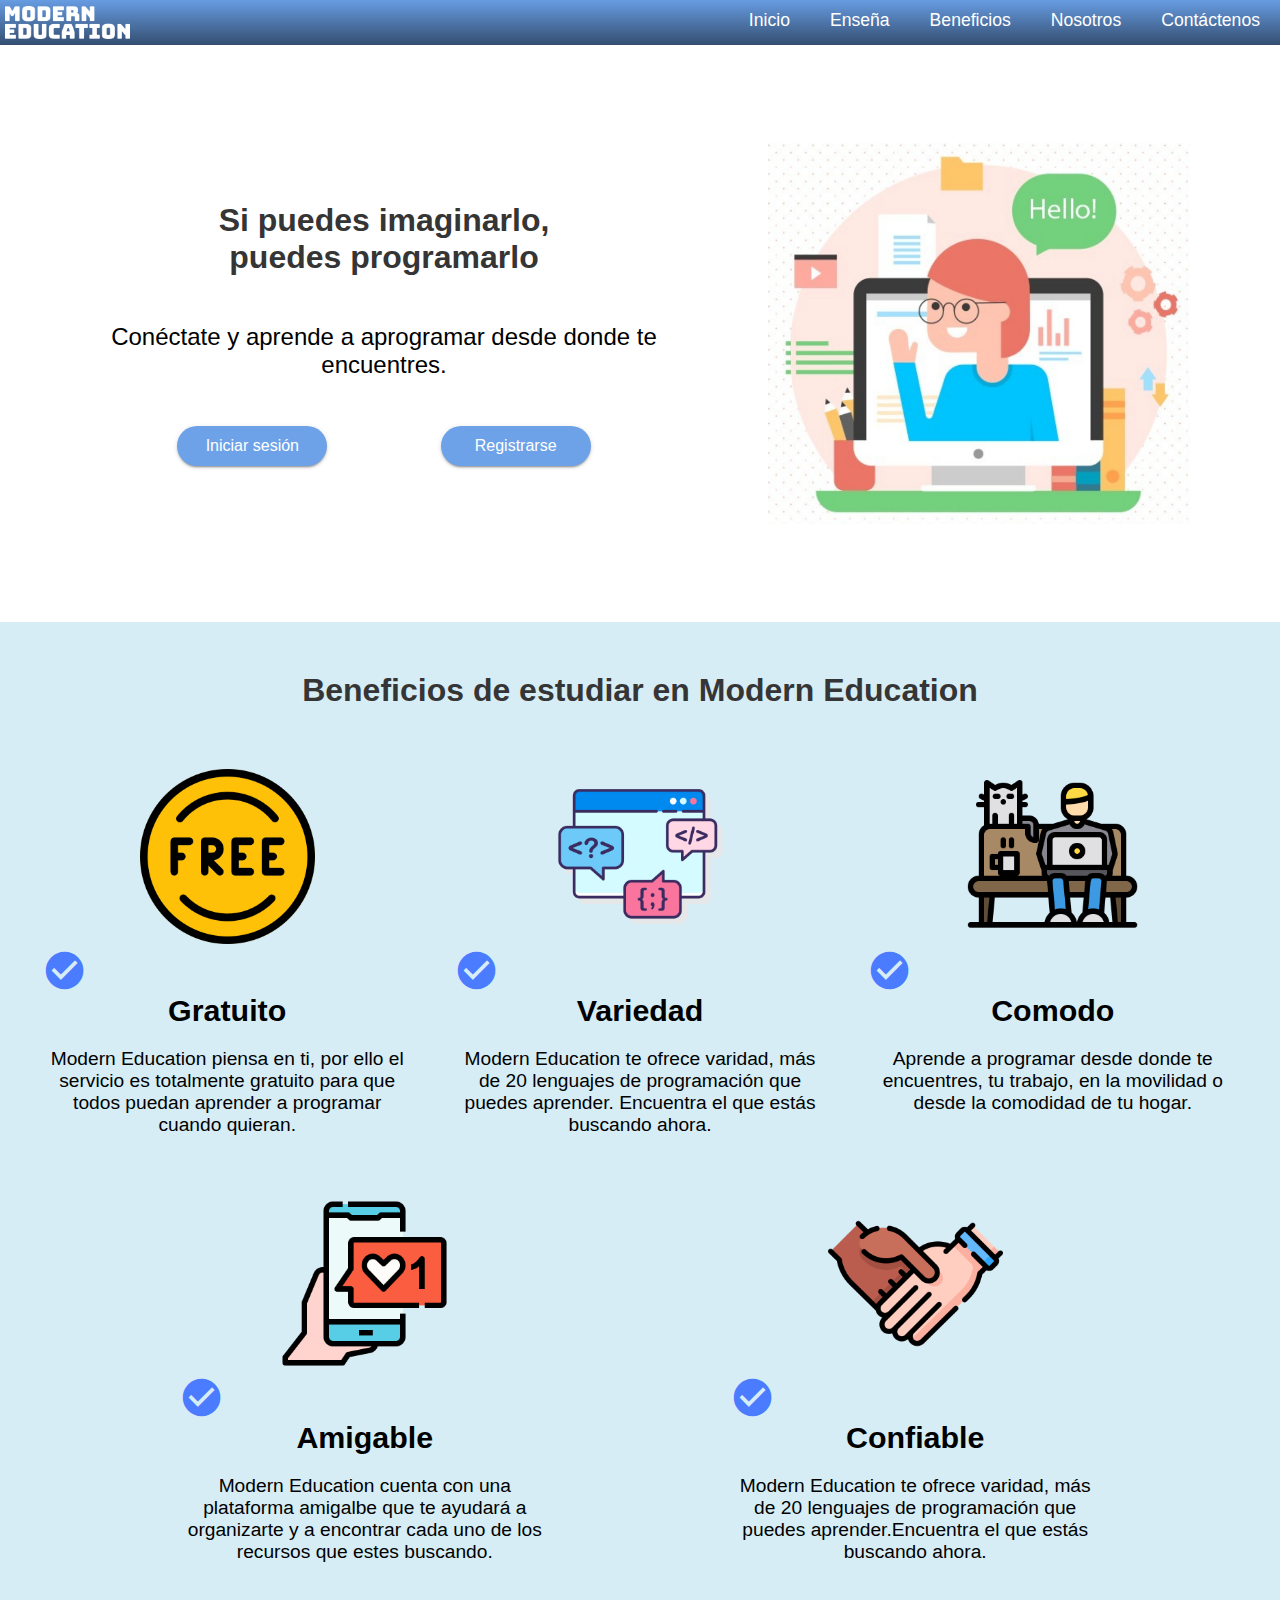
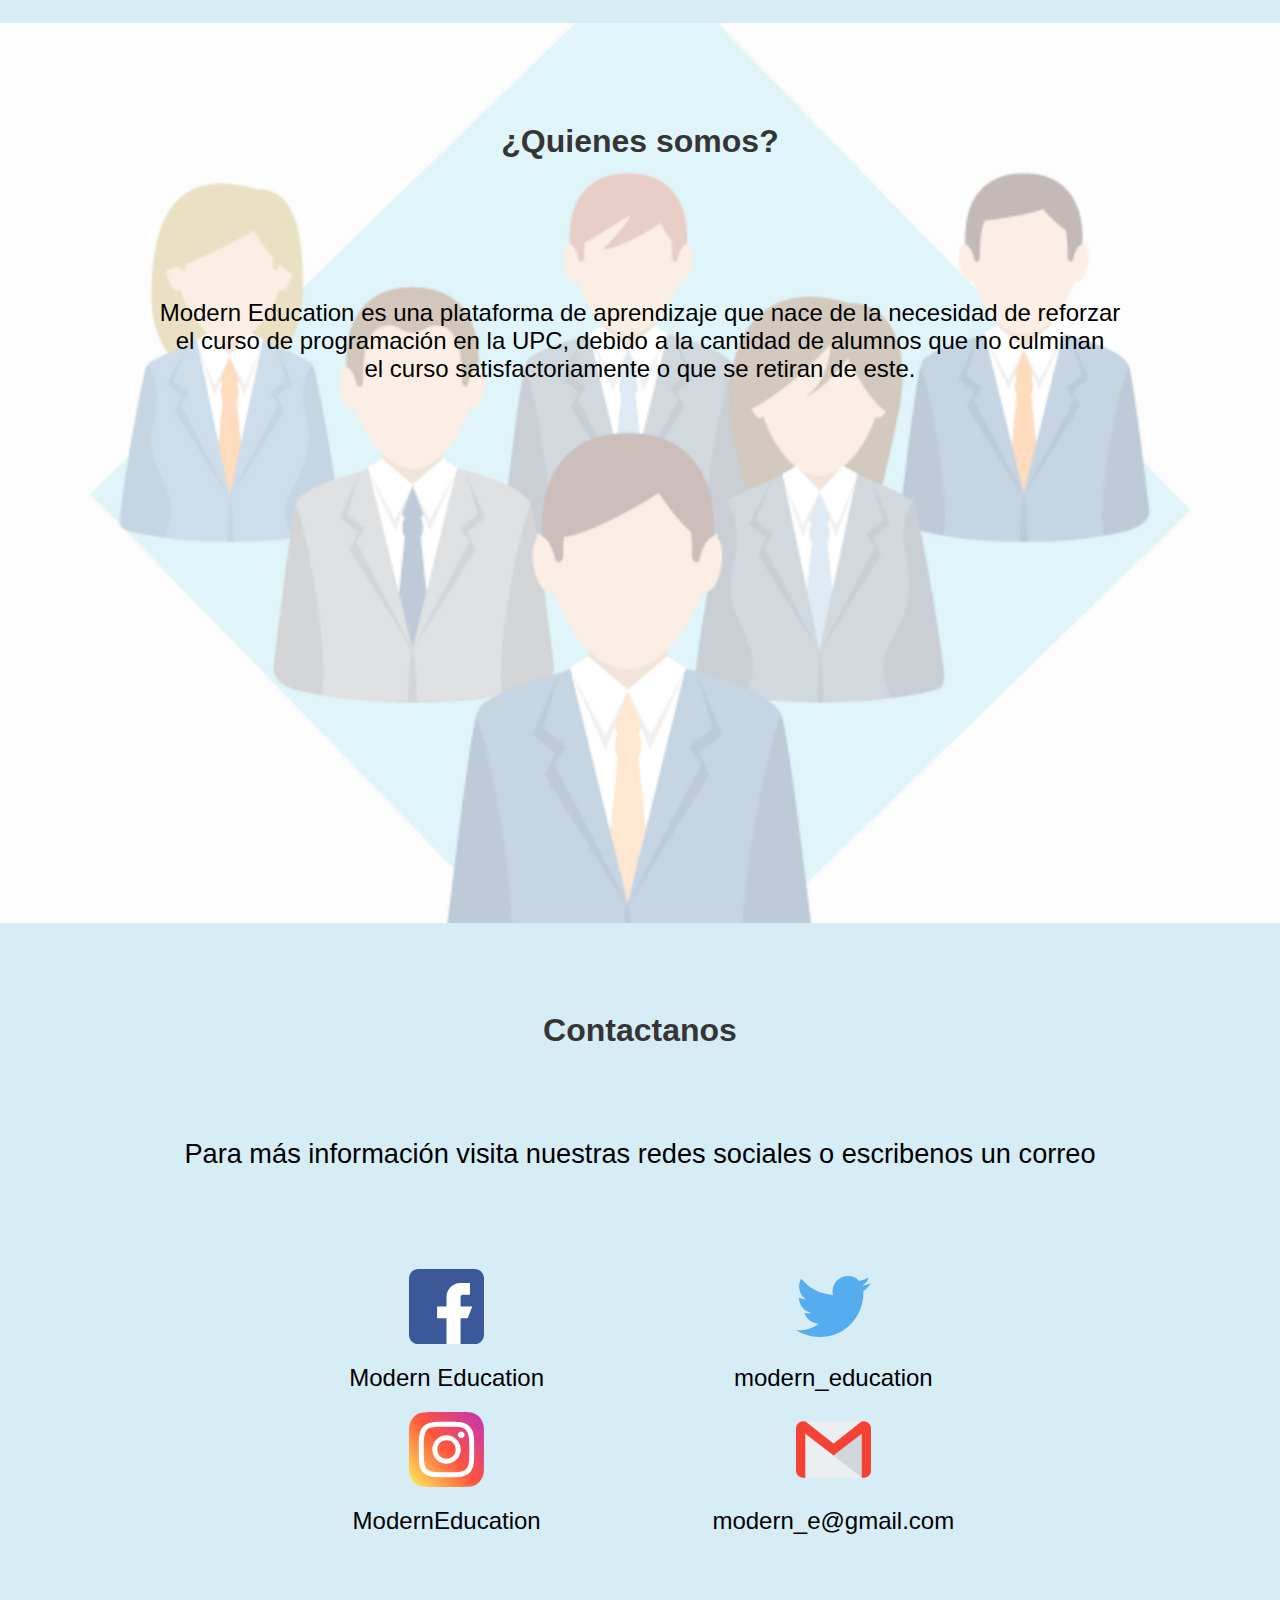
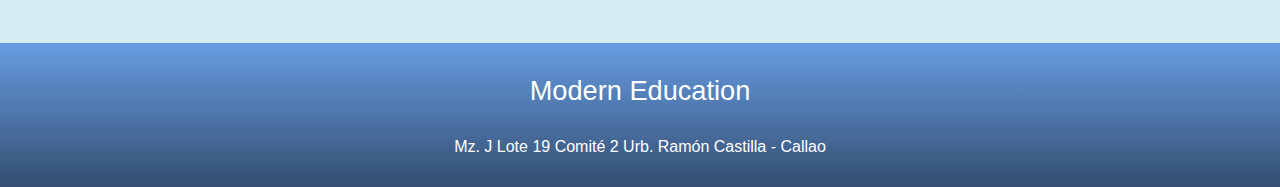
<file: index.html>
<!DOCTYPE html>
<html lang="es">
<head>
    <meta charset="UTF-8">
    <meta name="viewport" content="width=device-width, initial-scale=1.0">
    <link href="https://fonts.googleapis.com/icon?family=Material+Icons"
    rel="stylesheet">
    <link href="css/styles.css" rel="stylesheet">
    <link rel="icon" type="image/png" href="img/icono.png" />
    <title>Modern Education | Inicio</title>
</head>
<body id = "first-cont">
    <nav class="topNav" id="myTopNav">
        <a href="#first-cont" id="a-logo">
            <div class="logo" id="my-logo">
                <img src="img/logo2.png" alt="" id="img-logo">
            </div>
        </a>
        <a href="javascript:void(0)" class="my-icon" onclick="openMenu()"><i class="material-icons .md-light" id="icono-menu">menu</i></a>
        <ul>
            <li><a class="a-nav" href="#first-cont" onclick="openMenu()">Inicio</a></li>
            <li><a class="a-nav" href="teach.html">Enseña</a></li>
            <li><a class="a-nav" href="#second-cont" onclick="openMenu()">Beneficios</a></li>
            <li><a class="a-nav" href="#third-cont" onclick="openMenu()">Nosotros</a></li>
            <li><a class="a-nav" href="#fourth-cont" onclick="openMenu()">Contáctenos</a></li>
        </ul>
    </nav>
    <header>
        <div class="cont-inicio"> 
            <div class = "cont-left">
                <h1>Si puedes imaginarlo,<br>puedes programarlo</h1>
                <p class="frase1">Conéctate y aprende a aprogramar desde donde te encuentres.</p>
                <div id="cont-buttons">
                    <button class="button1">Iniciar sesión</button>
                    <button class="button1">Registrarse</button>
                </div> 
            </div>
            <div class = "cont-right">
                <img src="img/image-inicio.png" alt="" id="img-inicio">
            </div>
        </div>
    </header>
    <main>
        <div class="cont-beneficios" id="second-cont">
            <div class="titulo-beneficios"><h1>Beneficios de estudiar en Modern Education</h1></div>
            <div class="cont-card-benef">
                <div class="card-beneficio">
                    <div ><img src="img/gratis.png" alt="" class = "card-img"></div>
                    <span class="material-icons">check_circle_outline</span>
                    <h3>Gratuito</h3>
                    <p class="benef-frase">Modern Education piensa en 
                        ti, por ello el servicio es 
                        totalmente gratuito para que 
                        todos puedan aprender a 
                        programar cuando quieran.</p>
                </div>
                <div class="card-beneficio">
                    <div ><img src="img//lenguaje-de-programacion.png" alt="" class = "card-img"></div>
                    <span class="material-icons">check_circle_outline</span>
                    <h3>Variedad</h3>
                    <p class="benef-frase">Modern Education te ofrece varidad, más de 20 lenguajes de programación que puedes aprender. Encuentra el que estás buscando ahora.</p>
                </div>
                <div class="card-beneficio">
                    <div ><img src="img/trabajar-desde-casa.png" alt="" class = "card-img"></div>
                    <span class="material-icons">check_circle_outline</span>
                    <h3>Comodo</h3>
                    <p class="benef-frase">Aprende a programar desde donde te encuentres, tu trabajo, en la movilidad o desde la comodidad de tu hogar.</p>
                </div>
                <div class="card-beneficio">
                    <div ><img src="img/seguidor.png" alt="" class = "card-img"></div>
                    <span class="material-icons">check_circle_outline</span>
                    <h3>Amigable</h3>
                    <p class="benef-frase">Modern Education cuenta con una plataforma amigalbe que te ayudará a organizarte y a encontrar cada uno de los recursos que estes buscando.</p>
                </div>
                <div class="card-beneficio">
                    <div ><img src="img/colaboracion.png" alt="" class = "card-img"></div>
                    <span class="material-icons">check_circle_outline</span>
                    <h3>Confiable</h3>
                    <p class="benef-frase">Modern Education te ofrece varidad, más de 20 lenguajes de programación que puedes aprender.Encuentra el que estás buscando ahora.</p>
                </div>
            </div>
        </div>
        <div class="cont-nosotros" id="third-cont">
            <div id="titulo-nosotros">
                <h1>¿Quienes somos?</h1>
            </div>
            <div id="parrafo-nosotros">
                <p class="frase1">Modern Education es una plataforma de aprendizaje que nace de la necesidad de reforzar <br>el curso de programación en la UPC,
                debido a la cantidad de alumnos que no culminan <br>el curso satisfactoriamente o que se retiran de este.</p>
            </div>
        </div>
        <div class="cont-contact" id="fourth-cont">
            <div id="titulo-contact">
                <h1>Contactanos</h1>
            </div>
            <div id="cont-p-contact">
                <p id="frase2">Para más información visita nuestras redes sociales o escribenos un correo</p>
            </div>
            <div id="cont-card-contact">
                <div class="card-contact">
                    <img src="icons/024-facebook.svg" alt="">
                    <p>Modern Education</p>
                </div>
                <div class="card-contact">
                    <img src="icons/096-twitter.svg" alt="">
                    <p>modern_education</p>
                </div>
                <div class="card-contact">
                    <img src="icons/044-instagram.svg" alt="">
                    <p>ModernEducation</p>
                </div>
                <div class="card-contact">
                    <img src="icons/gmail.png" alt="">
                    <p>modern_e@gmail.com</p>
                </div>
            </div>
        </div>
    </main>
    <footer>
        <a href="#first-cont"><div id="me-link">
            Modern Education
        </div></a>
        <p>Mz. J Lote 19 Comité 2 Urb. Ramón Castilla - Callao</p>
    </footer>
</body>
<script src="js/ihc.js"></script>
</html>
</file>
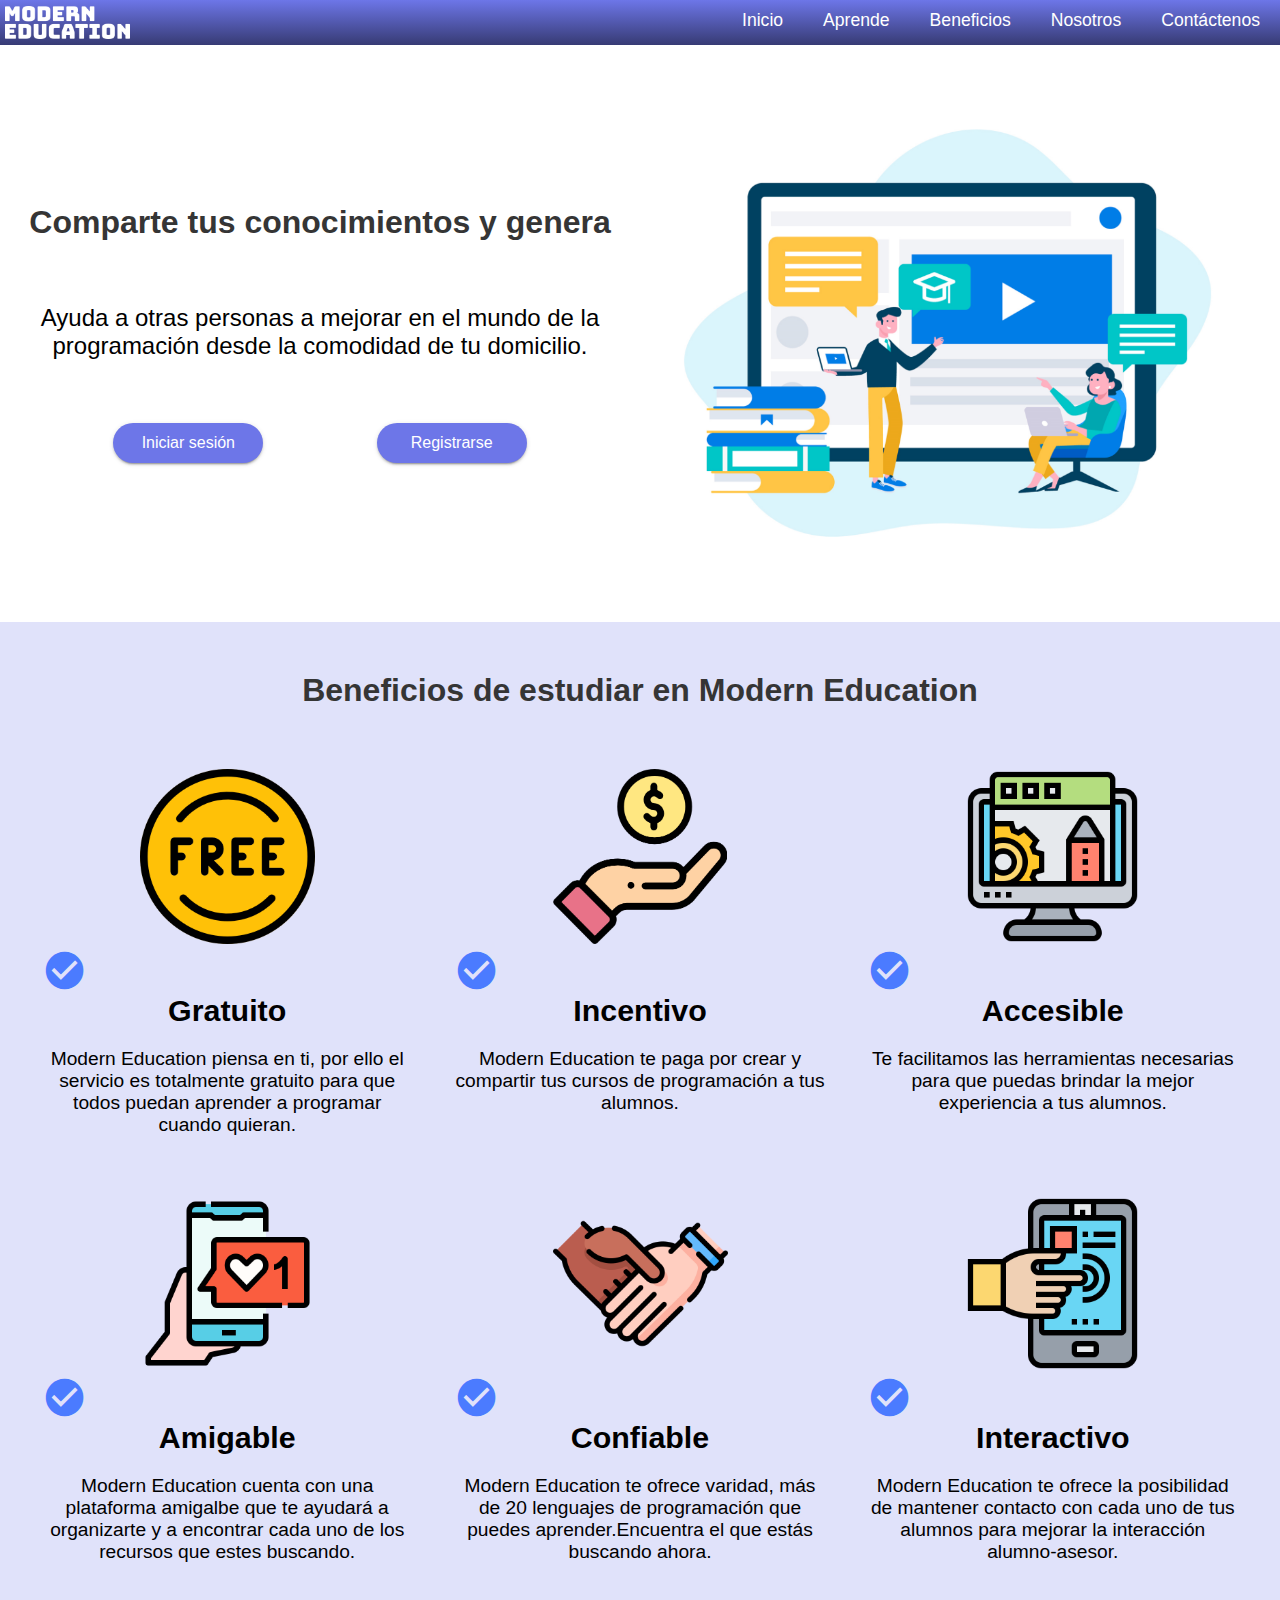
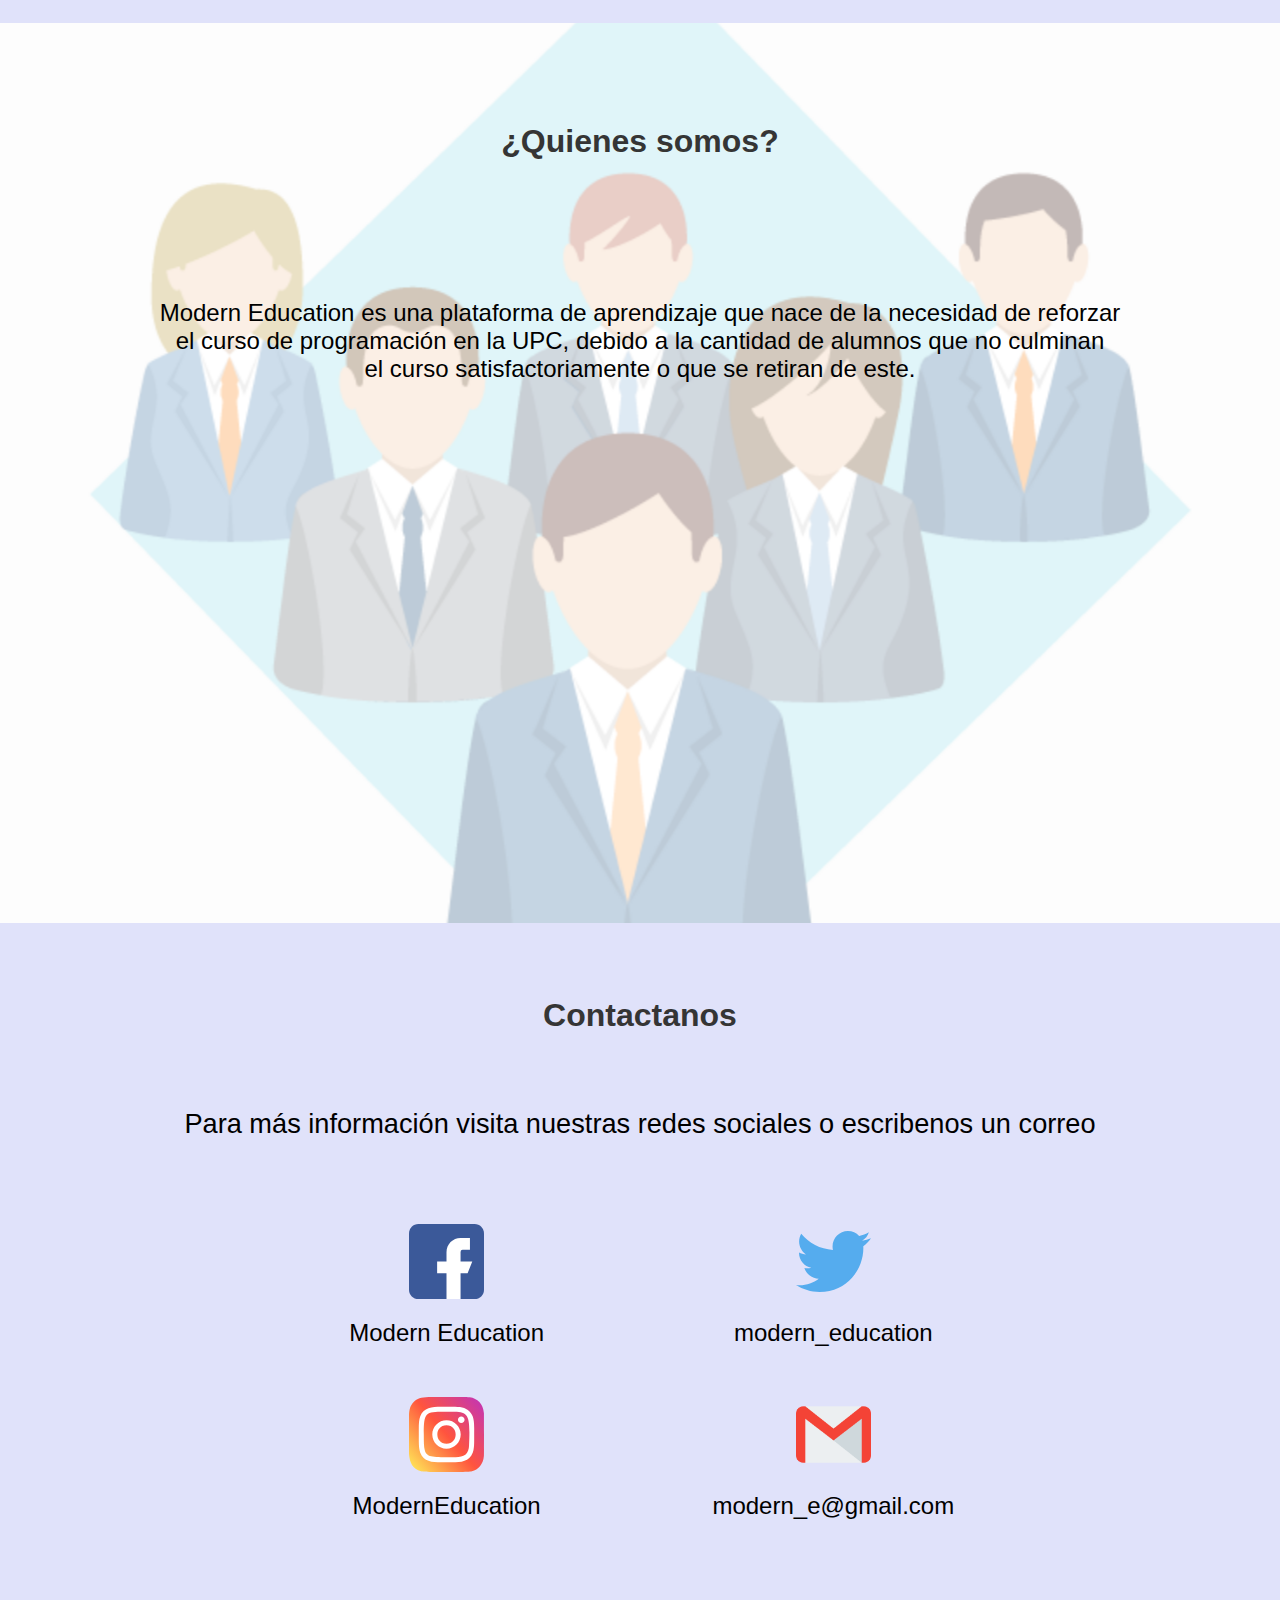
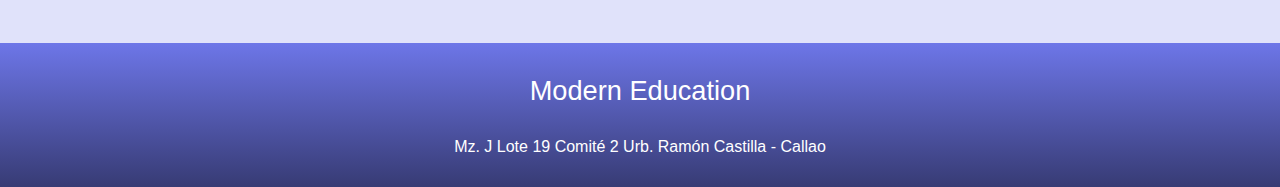
<file: teach.html>
<!DOCTYPE html>
<html lang="es">
<head>
    <meta charset="UTF-8">
    <meta name="viewport" content="width=device-width, initial-scale=1.0">
    <link href="https://fonts.googleapis.com/icon?family=Material+Icons"
    rel="stylesheet">
    <link href="css/styles2.css" rel="stylesheet">
    <link rel="icon" type="image/png" href="img/icono.png" />
    <title>Modern Education | Tutor</title>
</head>
<body  id = "first-cont">
    <nav class="topNav" id="myTopNav">
        <a href="#first-cont" id="a-logo">
            <div class="logo" id="my-logo">
                <img src="img/logo2.png" alt="" id="img-logo">
            </div>
        </a>
        <a href="javascript:void(0)" class="my-icon" onclick="openMenu()"><i class="material-icons .md-light" id="icono-menu">menu</i></a>
        <ul>
            <li><a class="a-nav" href="#first-cont" onclick="openMenu()">Inicio</a></li>
            <li><a class="a-nav" href="./">Aprende</a></li>
            <li><a class="a-nav" href="#second-cont" onclick="openMenu()">Beneficios</a></li>
            <li><a class="a-nav" href="#third-cont" onclick="openMenu()">Nosotros</a></li>
            <li><a class="a-nav" href="#fourth-cont" onclick="openMenu()">Contáctenos</a></li>
        </ul>
    </nav>
    <header>
        <div class="cont-inicio"> 
            <div class = "cont-left">
                <h1>Comparte tus conocimientos y genera</h1>
                <p class="frase1">Ayuda a otras personas a mejorar en el mundo de la programación desde la comodidad de tu domicilio.</p>
                <div id="cont-buttons">
                    <button class="button1">Iniciar sesión</button>
                    <button class="button1">Registrarse</button>
                </div> 
            </div>
            <div class = "cont-right">
                <img src="img/teach-inicio.png" alt="" id="img-inicio">
            </div>
        </div>
    </header>
    <main>
        <div class="cont-beneficios" id="second-cont">
            <div class="titulo-beneficios"><h1>Beneficios de estudiar en Modern Education</h1></div>
            <div class="cont-card-benef">
                <div class="card-beneficio">
                    <div ><img src="img/gratis.png" alt="" class = "card-img"></div>
                    <span class="material-icons">check_circle_outline</span>
                    <h3>Gratuito</h3>
                    <p class="benef-frase">Modern Education piensa en 
                        ti, por ello el servicio es 
                        totalmente gratuito para que 
                        todos puedan aprender a 
                        programar cuando quieran.</p>
                </div>
                <div class="card-beneficio">
                    <div ><img src="img/pago.png" alt="" class = "card-img"></div>
                    <span class="material-icons">check_circle_outline</span>
                    <h3>Incentivo</h3>
                    <p class="benef-frase">Modern Education te paga por crear y compartir tus cursos de programación a tus alumnos.</p>
                </div>
                <div class="card-beneficio">
                    <div ><img src="img/plataforma.png" alt="" class = "card-img"></div>
                    <span class="material-icons">check_circle_outline</span>
                    <h3>Accesible</h3>
                    <p class="benef-frase">Te facilitamos las herramientas necesarias para que puedas brindar la mejor experiencia a tus alumnos.</p>
                </div>
                <div class="card-beneficio">
                    <div ><img src="img/seguidor.png" alt="" class = "card-img"></div>
                    <span class="material-icons">check_circle_outline</span>
                    <h3>Amigable</h3>
                    <p class="benef-frase">Modern Education cuenta con una plataforma amigalbe que te ayudará a organizarte y a encontrar cada uno de los recursos que estes buscando.</p>
                </div>
                <div class="card-beneficio">
                    <div ><img src="img/colaboracion.png" alt="" class = "card-img"></div>
                    <span class="material-icons">check_circle_outline</span>
                    <h3>Confiable</h3>
                    <p class="benef-frase">Modern Education te ofrece varidad, más de 20 lenguajes de programación que puedes aprender.Encuentra el que estás buscando ahora.</p>
                </div>
                <div class="card-beneficio">
                    <div ><img src="img/interactivo.png" alt="" class = "card-img"></div>
                    <span class="material-icons">check_circle_outline</span>
                    <h3>Interactivo</h3>
                    <p class="benef-frase">Modern Education te ofrece la posibilidad de mantener contacto con cada uno de tus alumnos para mejorar la interacción alumno-asesor.</p>
                </div>
            </div>
        </div>
        <div class="cont-nosotros" id="third-cont">
            <div id="titulo-nosotros">
                <h1>¿Quienes somos?</h1>
            </div>
            <div id="parrafo-nosotros">
                <p class="frase1">Modern Education es una plataforma de aprendizaje que nace de la necesidad de reforzar <br>el curso de programación en la UPC,
                debido a la cantidad de alumnos que no culminan <br>el curso satisfactoriamente o que se retiran de este.</p>
            </div>
        </div>
        <div class="cont-contact" id="fourth-cont">
            <div id="titulo-contact">
                <h1>Contactanos</h1>
            </div>
            <div id="cont-p-contact">
                <p id="frase2">Para más información visita nuestras redes sociales o escribenos un correo</p>
            </div>
            <div id="cont-card-contact">
                <div class="card-contact">
                    <img src="icons/024-facebook.svg" alt="">
                    <p>Modern Education</p>
                </div>
                <div class="card-contact">
                    <img src="icons/096-twitter.svg" alt="">
                    <p>modern_education</p>
                </div>
                <div class="card-contact">
                    <img src="icons/044-instagram.svg" alt="">
                    <p>ModernEducation</p>
                </div>
                <div class="card-contact">
                    <img src="icons/gmail.png" alt="">
                    <p>modern_e@gmail.com</p>
                </div>
            </div>
        </div>
    </main>
    <footer>
        <a href="#first-cont"><div id="me-link">
            Modern Education
        </div></a>
        <p>Mz. J Lote 19 Comité 2 Urb. Ramón Castilla - Callao</p>
    </footer>
</body>
<script src="js/ihc.js"></script>
<script src="https://cdnjs.cloudflare.com/ajax/libs/gsap/3.3.4/gsap.min.js"></script>
</html>
</file>
<file: css/styles.css>
* {
    scroll-behavior: smooth;
    margin: 0;
    padding: 0;
    box-sizing: border-box;
    font-family: -apple-system, BlinkMacSystemFont, 'Segoe UI', Roboto, Oxygen, Ubuntu, Cantarell, 'Open Sans', 'Helvetica Neue', sans-serif;    
    max-width: 100%;
}

#icono-menu{
    color: #ffffff;
}

img {
    width: 100px;
}

/* Barra de navegación*/
nav {
    background: linear-gradient(to bottom, rgba(103,156,226,1) 0%, rgba(52,78,113,1) 100%);
    position: sticky;
    width: 100%;
    height: 45px;
    top: 0;
    display: flex;
    justify-content: space-between;
}
.logo{
    height: 100%;
    display: flex;
    align-items: center;
}
#img-logo {
    padding-left: 5px;
    width: 130px;
}

nav ul {
    display: flex;
    flex-flow: row wrap ;
    justify-content: flex-end;
    height: 100%;
    list-style: none;
    text-align: center;
}
nav ul li:hover {
    background-color: #344E71;
    transform: scale(1.1);
}
.a-nav {
    padding: 10px 20px;
    display: block;
    font-size: 1.1em;
    text-decoration-line: none;
    color: #ffffff;
    height: 100%;  
}

.my-icon{
    display: none;
    text-decoration-line: none;
}

/* Header -> INICIO */
header {
    height: 45.11vw;
    width: 100%;
    display: flex;
    justify-content: center;
    align-items: center;
}

.cont-inicio {
    display: flex;
    flex-flow: row wrap;
    justify-content: space-evenly;
}

.cont-left {
    padding: 50px 0px;
    width: 50%;
    display: flex;
    flex-flow: column wrap;
    justify-content: space-evenly;
    text-align: center;
}
.cont-right {
    width: 35%;
    flex-basis: auto;
    display: flex;
    align-items: center;
    padding-right: 2vw; 
}
#cont-buttons {
    display: flex;
    flex-flow: row wrap;
    justify-content: space-evenly;
}
.button1 {
    box-shadow: 0px 3px 1px -2px rgba(0, 0, 0, 0.2),
        0px 2px 2px 0px rgba(0, 0, 0, 0.14),
        0px 1px 5px 0px rgba(0,0,0,.12);
    background-color: #6DA2E8;
    border-radius: 30px;
    border-width: 0px;
    font-size: 1em;
    color: #ffffff;
    line-height: 2.5;
    width: 150px;
}
.button1:hover {
    background-color: darken(#6DA2E8, 10%);
    cursor: pointer;
    box-shadow: 0px 5px 5px -2px rgba(0, 0, 0, 0.2),
        0px 5px 5px 0px rgba(0, 0, 0, 0.14),
        0px 5px 5px 0px rgba(0,0,0,.12);
}
.button1:active {
    border-style: none;
    transform: scale(.95);
}
.frase1{
    padding: 3vw;
    font-size: 1.5em;
}

h1 {
    font-size: 2em;
    color: #353535;
}

#img-inicio {
    width: 100% !important;
}

/* BENEFICIOS */
.cont-beneficios {
    background-color: #3dacd436;
}
.titulo-beneficios {
    padding-top: 50px;
    text-align: center;
}
.cont-card-benef {
    display: flex;
    flex-flow: row wrap;
    justify-content: space-evenly;
    padding: 30px 0;
}
.card-beneficio {
    display: flex;
    text-align: center;
    flex-flow: column nowrap;
    justify-content: flex-start;
    align-items: center;
    width: 29%;
    padding: 30px 0px;
}
.card-img {
    height: 175px;
    width: auto;
}
.material-icons{
    font-size: 45px;
    color: #4B7BFF;
}

h3 {
    font-size: 1.9em;
}
.benef-frase {
    padding-top: 20px;
    font-size: 1.2em;
}
/* QUIENES SOMOS*/

.cont-nosotros {
    background-image: url(/img/nosotros.png);
    background-position: 50% 20%;
    height: 100vh;
    display: flex;
    flex-flow: column wrap;
}
#titulo-nosotros {
    text-align: center;
    color: #353535;
    padding-top: 100px;
}
#parrafo-nosotros {
    text-align: center;
    padding-top: 100px;
}

/*Contactanos*/
.cont-contact {
    display: flex;
    flex-flow: column nowrap;
    justify-content: space-evenly;
    align-items: center;
    background-color: #3dacd436;
    width: 100%;
    min-height: 80vh;
}
#titulo-contact {
    text-align: center;
    color: #353535;
    /*padding-top: 50px;*/
}
#cont-p-contact {
    text-align: center;
}
#cont-card-contact {
    padding-top: 10px;
    width: 800px;
    display: flex;
    flex-flow: row wrap;
    justify-content: space-evenly;
}
.card-contact {
    display: flex;
    flex-flow: column wrap;
    justify-content: flex-start;
    align-items: center;
    width: 45%;
}
.card-contact img {
    width: 75px;
}
.card-contact p {
    padding-top: 20px;
    padding-bottom: 20px;
    font-size: 1.5em;
}
#frase2 {
    font-size: 1.7em;
}

/* FOOTER */

footer {
    background-color:rgba(52,78,113,1) ;
    background: linear-gradient(to bottom, rgba(103,156,226,1) 0%, rgba(52,78,113,1) 100%);
    height: 16vh;
    display: flex;
    flex-flow: column;
    justify-content: space-evenly;
    align-items: center;
}
footer p {
    color: #ffffff;
}
footer a {
    font-size: 1.7em;
    text-decoration-line: none;
    color: #ffffff;
}

/* RESPONSIVE */
@media (max-width:880px){
    .card-beneficio {
        width: 40%;
        padding: 30px 0px;
    }
}

@media (max-width: 819px){
    .html{
        font-size: 2px;
    }
    header{
        height: 650px;
    }
    .cont-inicio{
        flex-flow: column-reverse;
        align-items: center;
    }
    .cont-left{
        width: 80% ;
    }
    .cont-right{
        padding-top: 10px;
        width: 45% ;
    }
    .card-img{
        height: 150px;
        width: auto;
    }
    .cont-nosotros{
        height: 80vh;
    }
    #cont-card-contact{
        width: 500px;
    }
    #cont-p-contact{
        width: 70%;
    }
    .card-contact img {
        width: 50px;
    }
    #frase2 {
        font-size: 1.5em;
    }
    .card-contact p{
        font-size: 1em;
    }
}

@media (max-width: 600px)
{
    *{
        font-size: 14px;
    }
    .cont-left{
        width: 80% ;
    }
    .cont-right{
        width: 60% ;
    }
    .card-beneficio {
        width: 80%;
        padding: 30px 0px;
    }
    #me-link{
        font-size: 24px;
    }
    .benef-frase{
        font-size: 1.5em;
    }
}

@media (max-width: 720px){
    .topNav{
        justify-content: space-between;
        position: fixed;
    }
    .topNav ul li{
        display: none;
    }
    .my-icon{
        display: flex;
        justify-content: flex-end;
        width: 100%;
        padding-right: 4px;
    }
    .topNav.responsive{
        height: auto;
        flex-flow: column;
    }
    .topNav.responsive ul{
        width: 100%;
        flex-flow: column nowrap;
    }
    .topNav.responsive .my-icon {
        display: flex;
        justify-content: flex-end;
    }
    .topNav.responsive ul li{
        float: none;
        display: block;
        text-align: center;
        font-size: 1.7em;
        width: 100%;
    }
    .topNav.responsive ul:nth-child(6){
        float: none;
        display: block;
        text-align: left;
    }
    .noVisibility{
        display: none;
    }
}
</file>
<file: css/styles2.css>
* {
    scroll-behavior: smooth;
    margin: 0;
    padding: 0;
    box-sizing: border-box;
    font-family: -apple-system, BlinkMacSystemFont, 'Segoe UI', Roboto, Oxygen, Ubuntu, Cantarell, 'Open Sans', 'Helvetica Neue', sans-serif;    
    max-width: 100%;
}

#icono-menu{
    color: #ffffff !important;
}

img {
    width: 100px;
}

/* Barra de navegación*/
nav {
    background: linear-gradient(to bottom, rgba(109,118,232,1) 0%, rgba(55,59,116,1) 100%);
    position: sticky;
    width: 100%;
    height: 45px;
    top: 0;
    display: flex;
    justify-content: space-between;
}
.logo{
    height: 100%;
    display: flex;
    align-items: center;
}
#img-logo {
    padding-left: 5px;
    width: 130px;
}

nav ul {
    display: flex;
    flex-flow: row wrap ;
    justify-content: flex-end;
    height: 100%;
    list-style: none;
    text-align: center;
}
nav ul li:hover {
    background-color: #344E71;
    transform: scale(1.1);
}
.a-nav {
    padding: 10px 20px;
    display: block;
    font-size: 1.1em;
    text-decoration-line: none;
    color: #ffffff;
    height: 100%;  
}

.my-icon{
    display: none;
    text-decoration-line: none;
}

/* Header -> INICIO */
header {
    height: 45.11vw;
    width: 100%;
    display: flex;
    justify-content: center;
    align-items: center;
}

.cont-inicio {
    display: flex;
    flex-flow: row wrap;
    justify-content: space-evenly;
}

.cont-left {
    padding: 50px 0px;
    width: 50%;
    display: flex;
    flex-flow: column wrap;
    justify-content: space-evenly;
    text-align: center;
}
.cont-right {
    width: 50%;
    flex-basis: auto;
    display: flex;
    align-items: center;
    padding-right: 2vw; 
}
#cont-buttons {
    display: flex;
    flex-flow: row wrap;
    justify-content: space-evenly;
}
.button1 {
    box-shadow: 0px 3px 1px -2px rgba(0, 0, 0, 0.2),
        0px 2px 2px 0px rgba(0, 0, 0, 0.14),
        0px 1px 5px 0px rgba(0,0,0,.12);
    background-color: #6D76E8;
    border-radius: 30px;
    border-width: 0px;
    font-size: 1em;
    color: #ffffff;
    line-height: 2.5;
    width: 150px;
}
.button1:hover {
    background-color: darken(#6DA2E8, 10%);
    cursor: pointer;
    box-shadow: 0px 5px 5px -2px rgba(0, 0, 0, 0.2),
        0px 5px 5px 0px rgba(0, 0, 0, 0.14),
        0px 5px 5px 0px rgba(0,0,0,.12);
}
.button1:active {
    border-width: 0px;
    transform: scale(.95);
}
.frase1{
    padding: 3vw;
    font-size: 1.5em;
}

h1 {
    color: #353535;
    font-size: 2em;
}

#img-inicio {
    width: 100% !important;
}

/* BENEFICIOS */
.cont-beneficios {
    background-color: #6D76E836;
}
.titulo-beneficios {
    padding-top: 50px;
    text-align: center;
}
.cont-card-benef {
    display: flex;
    flex-flow: row wrap;
    justify-content: space-evenly;
    padding: 30px 0;
}
.card-beneficio {
    display: flex;
    text-align: center;
    flex-flow: column nowrap;
    justify-content: flex-start;
    align-items: center;
    width: 29%;
    padding: 30px 0px;
}
.card-img {
    height: 175px;
    width: auto;
}
.material-icons{
    font-size: 45px;
    color: #4B7BFF;
}

h3 {
    font-size: 1.9em;
}
.benef-frase {
    padding-top: 20px;
    font-size: 1.2em;
}
/* QUIENES SOMOS*/

.cont-nosotros {
    background-image: url(/img/nosotros.png);
    background-position: 50% 20%;
    height: 100vh;
    display: flex;
    flex-flow: column wrap;
}
#titulo-nosotros {
    text-align: center;
    color: #353535;
    padding-top: 100px;
}
#parrafo-nosotros {
    text-align: center;
    padding-top: 100px;
}

/*Contactanos*/
.cont-contact {
    display: flex;
    flex-flow: column nowrap;
    justify-content: space-evenly;
    align-items: center;
    background-color: #6D76E836;
    width: 100%;
    min-height: 80vh;
}
#titulo-contact {
    text-align: center;
    color: #353535;
    /*padding-top: 50px;*/
}
#cont-p-contact {
    text-align: center;
}
#cont-card-contact {
    padding-top: 10px;
    width: 800px;
    display: flex;
    flex-flow: row wrap;
    justify-content: space-evenly;
}
.card-contact {
    display: flex;
    flex-flow: column wrap;
    justify-content: flex-start;
    align-items: center;
    width: 45%;
}
.card-contact img {
    width: 75px;
}
.card-contact p {
    padding-top: 20px;
    padding-bottom: 50px;
    font-size: 1.5em;
}
#frase2 {
    font-size: 1.7em;
}

/* FOOTER */

footer {
    background-color:rgba(52,78,113,1) ;
    background: linear-gradient(to bottom, rgba(109,118,232,1) 0%, rgba(55,59,116,1) 100%);
    height: 16vh;
    display: flex;
    flex-flow: column;
    justify-content: space-evenly;
    align-items: center;
}
footer p {
    color: #ffffff;
}
footer a {
    text-decoration-line: none;
    color: #ffffff;
    font-size: 1.7em;
}

/* RESPONSIVE */
@media (max-width:880px){
    .card-beneficio {
        width: 40%;
        padding: 30px 0px;
    }
}

@media (max-width: 819px){
    .html{
        font-size: 2px;
    }
    header{
        height: 650px;
    }
    .cont-inicio{
        flex-flow: column-reverse;
        align-items: center;
    }
    .cont-left{
        width: 80% ;
    }
    .cont-right{
        padding-top: 10px;
        width: 60% ;
    }
    .card-img{
        height: 150px;
        width: auto;
    }
    .cont-nosotros{
        height: 80vh;
    }
    #cont-card-contact{
        width: 500px;
    }
    #cont-p-contact{
        width: 70%;
    }
    .card-contact img {
        width: 50px;
    }
    #frase2 {
        font-size: 1.5em;
    }
    .card-contact p{
        font-size: 1em;
    }
}

@media (max-width: 600px)
{
    *{
        font-size: 14px;
    }
    .cont-left{
        width: 80% ;
    }
    .cont-right{
        width: 70% ;
    }
    .card-beneficio {
        width: 80%;
        padding: 30px 0px;
    }
    #me-link{
        font-size: 24px;
    }
    .benef-frase{
        font-size: 1.5em;
    }
}

@media (max-width: 720px){
    .topNav{
        justify-content: space-between;
        position: fixed;
    }
    .topNav ul li{
        display: none;
    }
    .my-icon{
        display: flex;
        justify-content: flex-end;
        width: 100%;
        padding-right: 4px;
    }
    .topNav.responsive{
        height: auto;
        flex-flow: column;
    }
    .topNav.responsive ul{
        width: 100%;
        flex-flow: column nowrap;
    }
    .topNav.responsive .my-icon {
        display: flex;
        justify-content: flex-end;
    }
    .topNav.responsive ul li{
        float: none;
        display: block;
        text-align: center;
        font-size: 1.7em;
        width: 100%;
    }
    .topNav.responsive ul:nth-child(6){
        float: none;
        display: block;
        text-align: left;
    }
    .noVisibility{
        display: none;
    }
}
</file>
